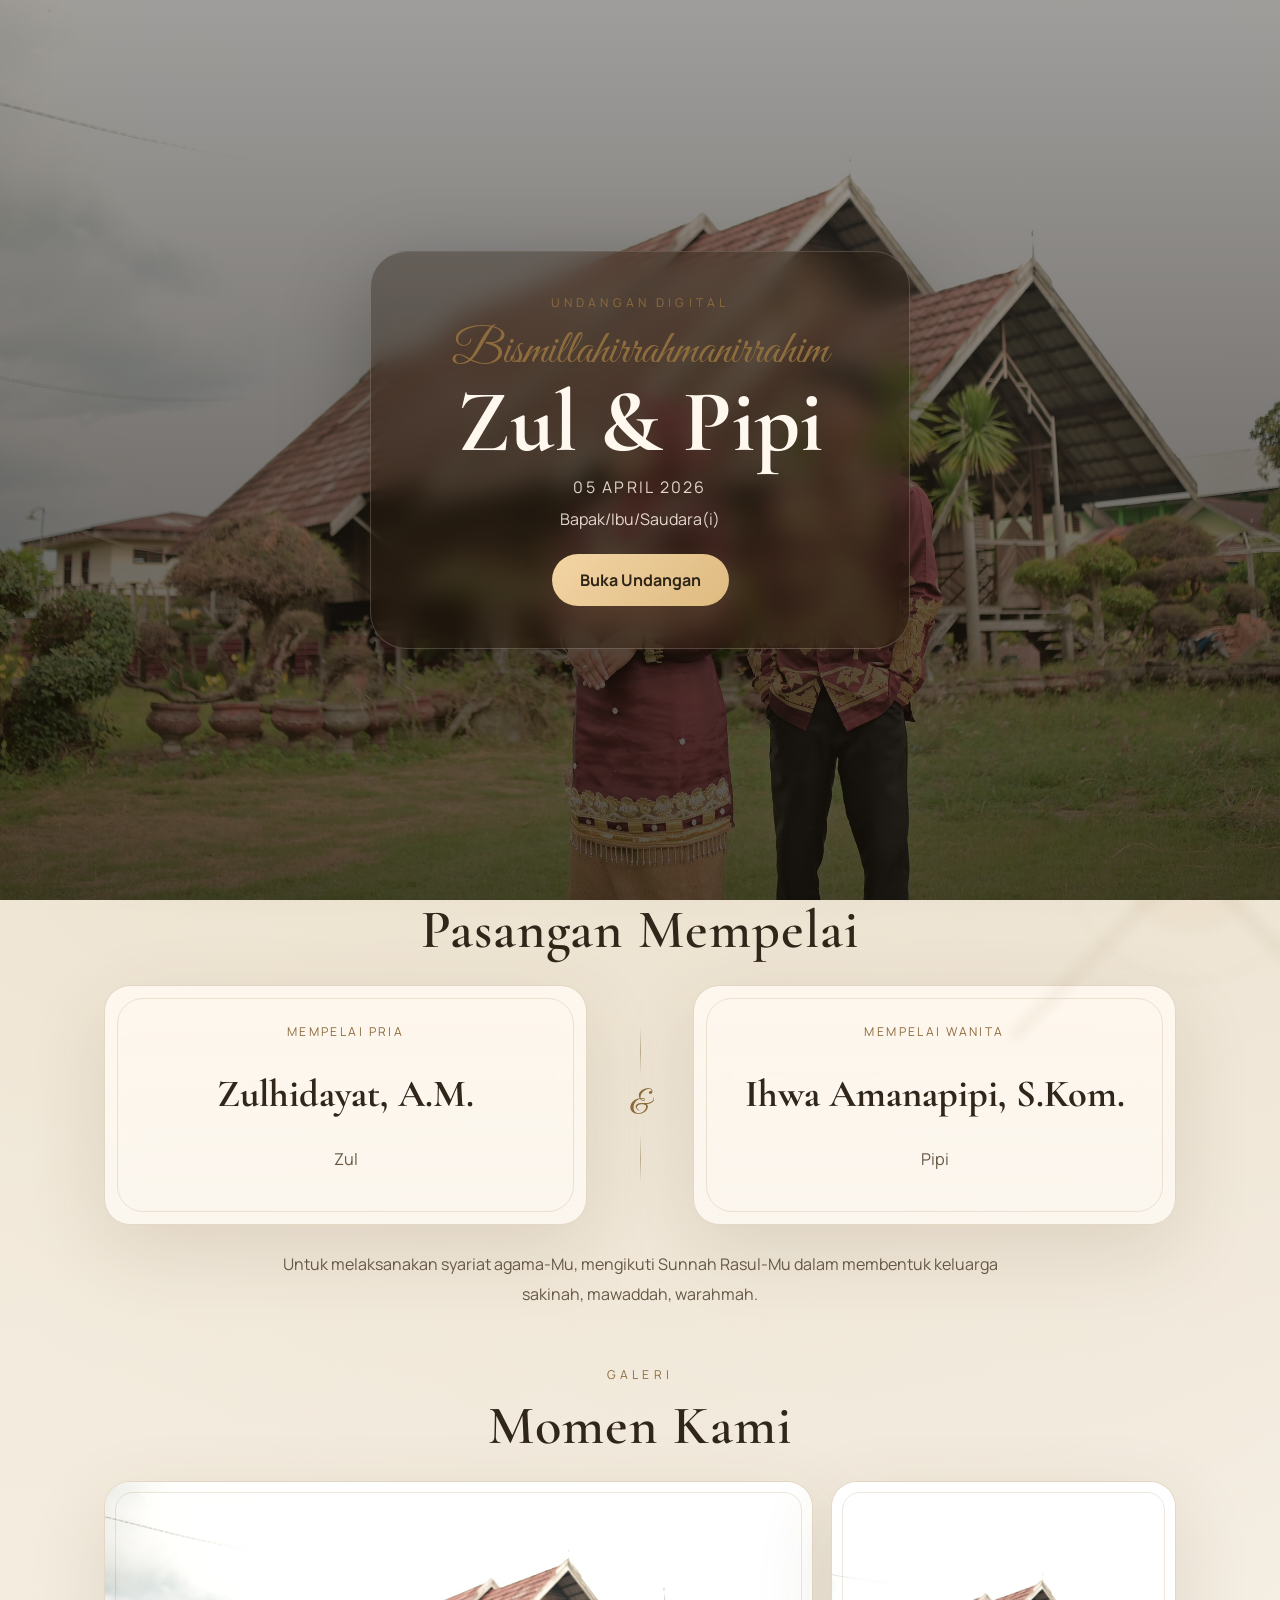
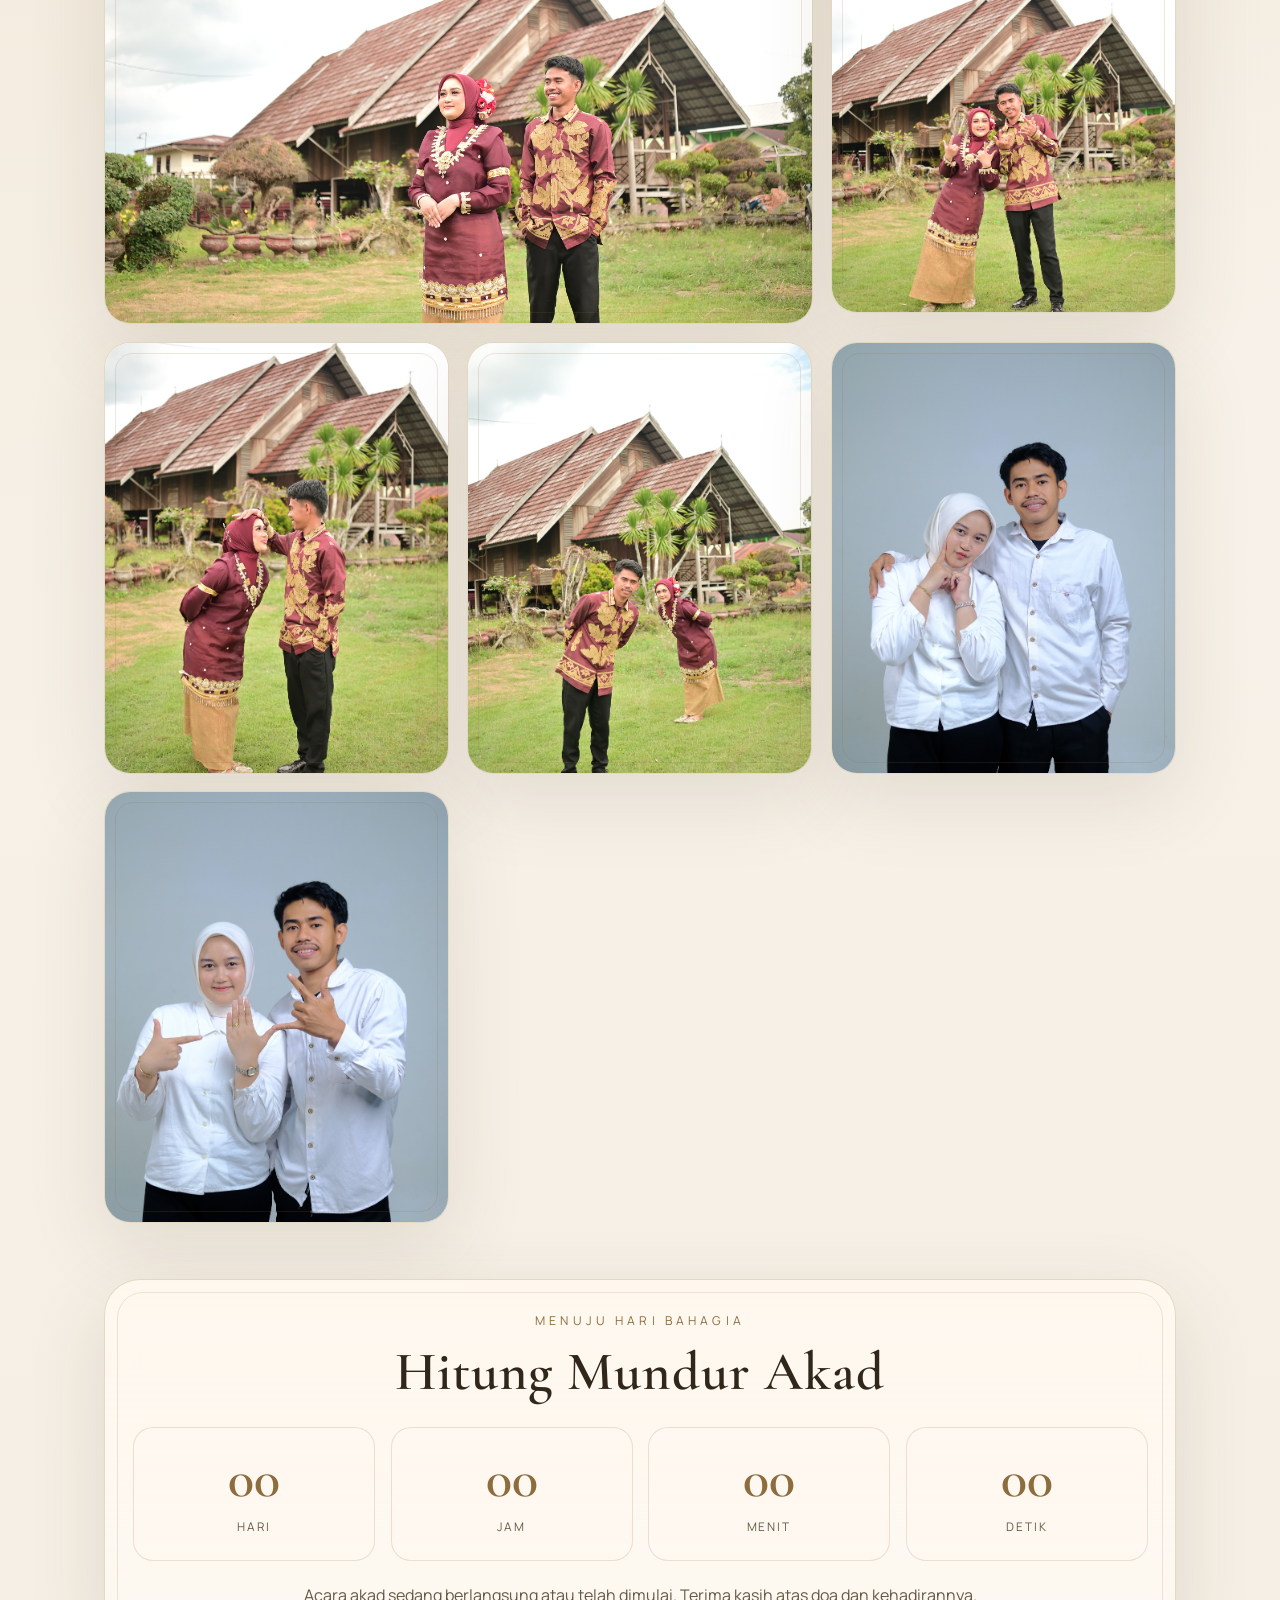
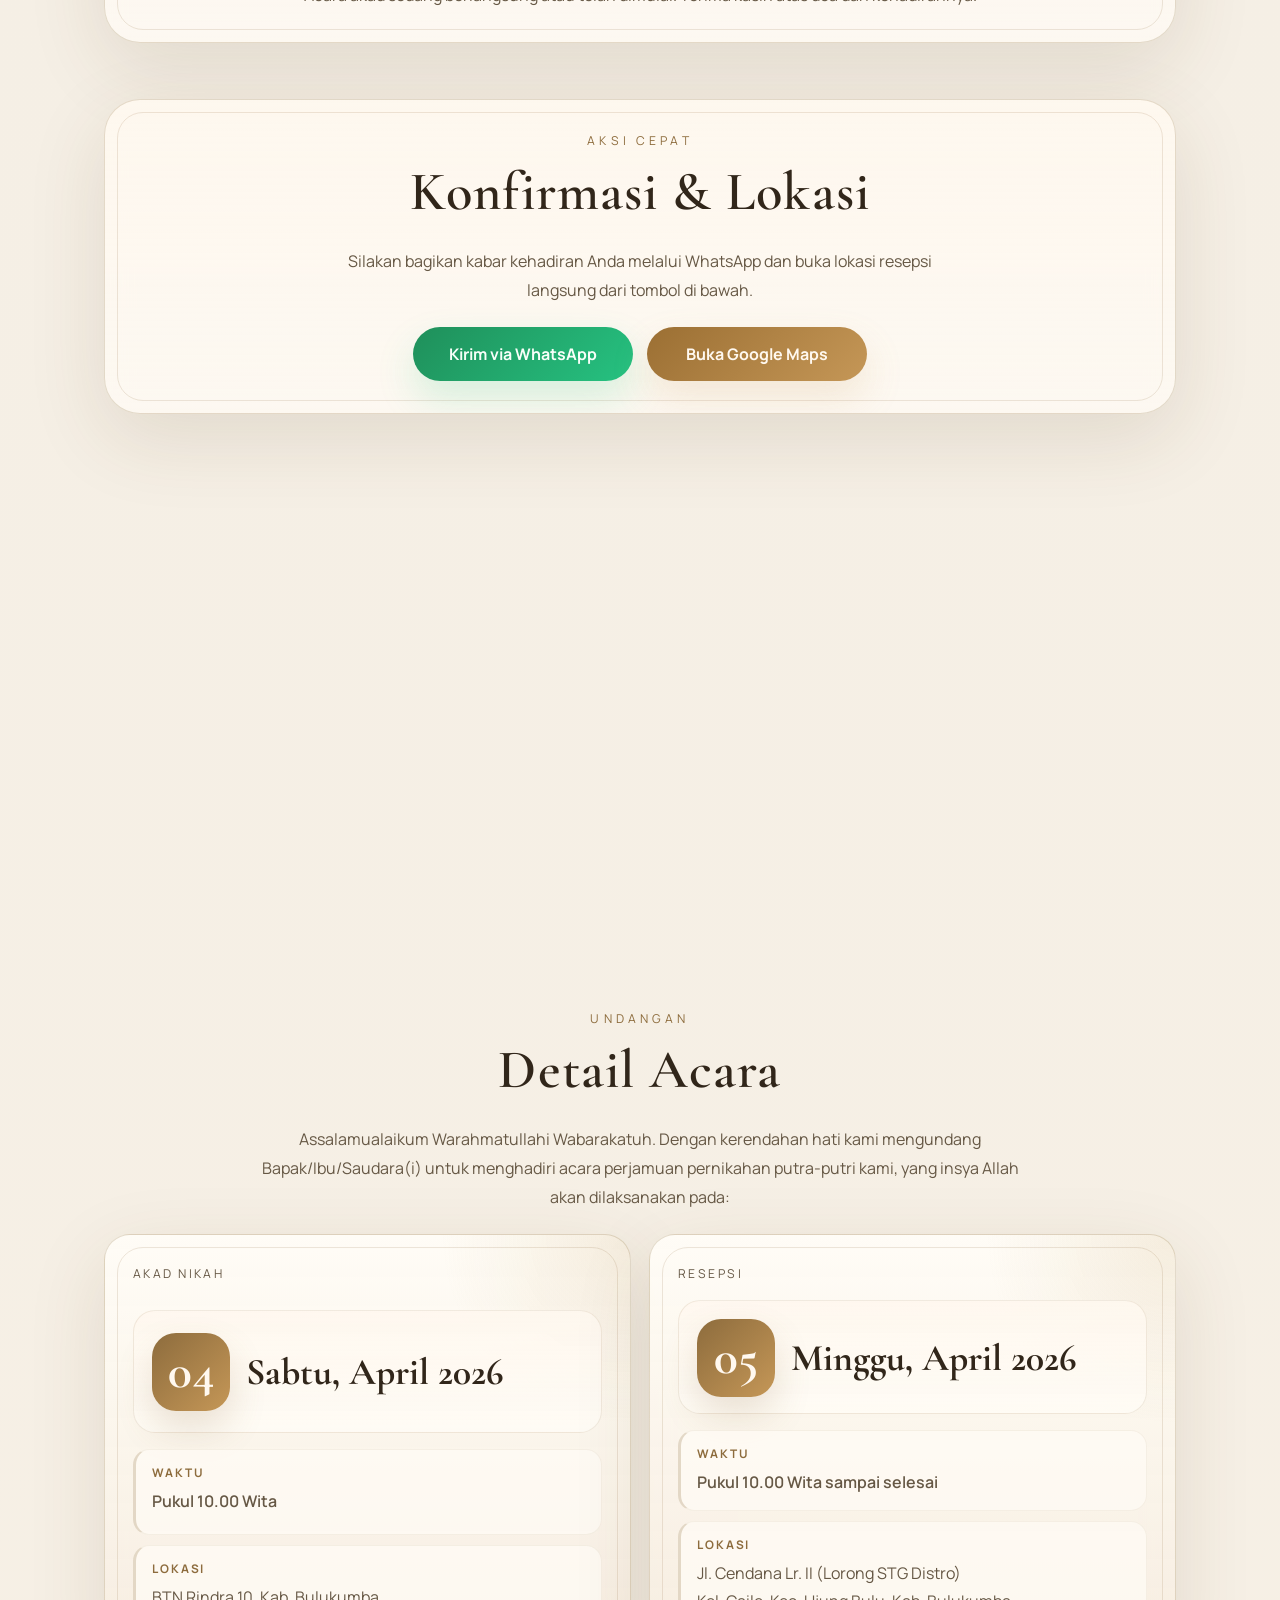
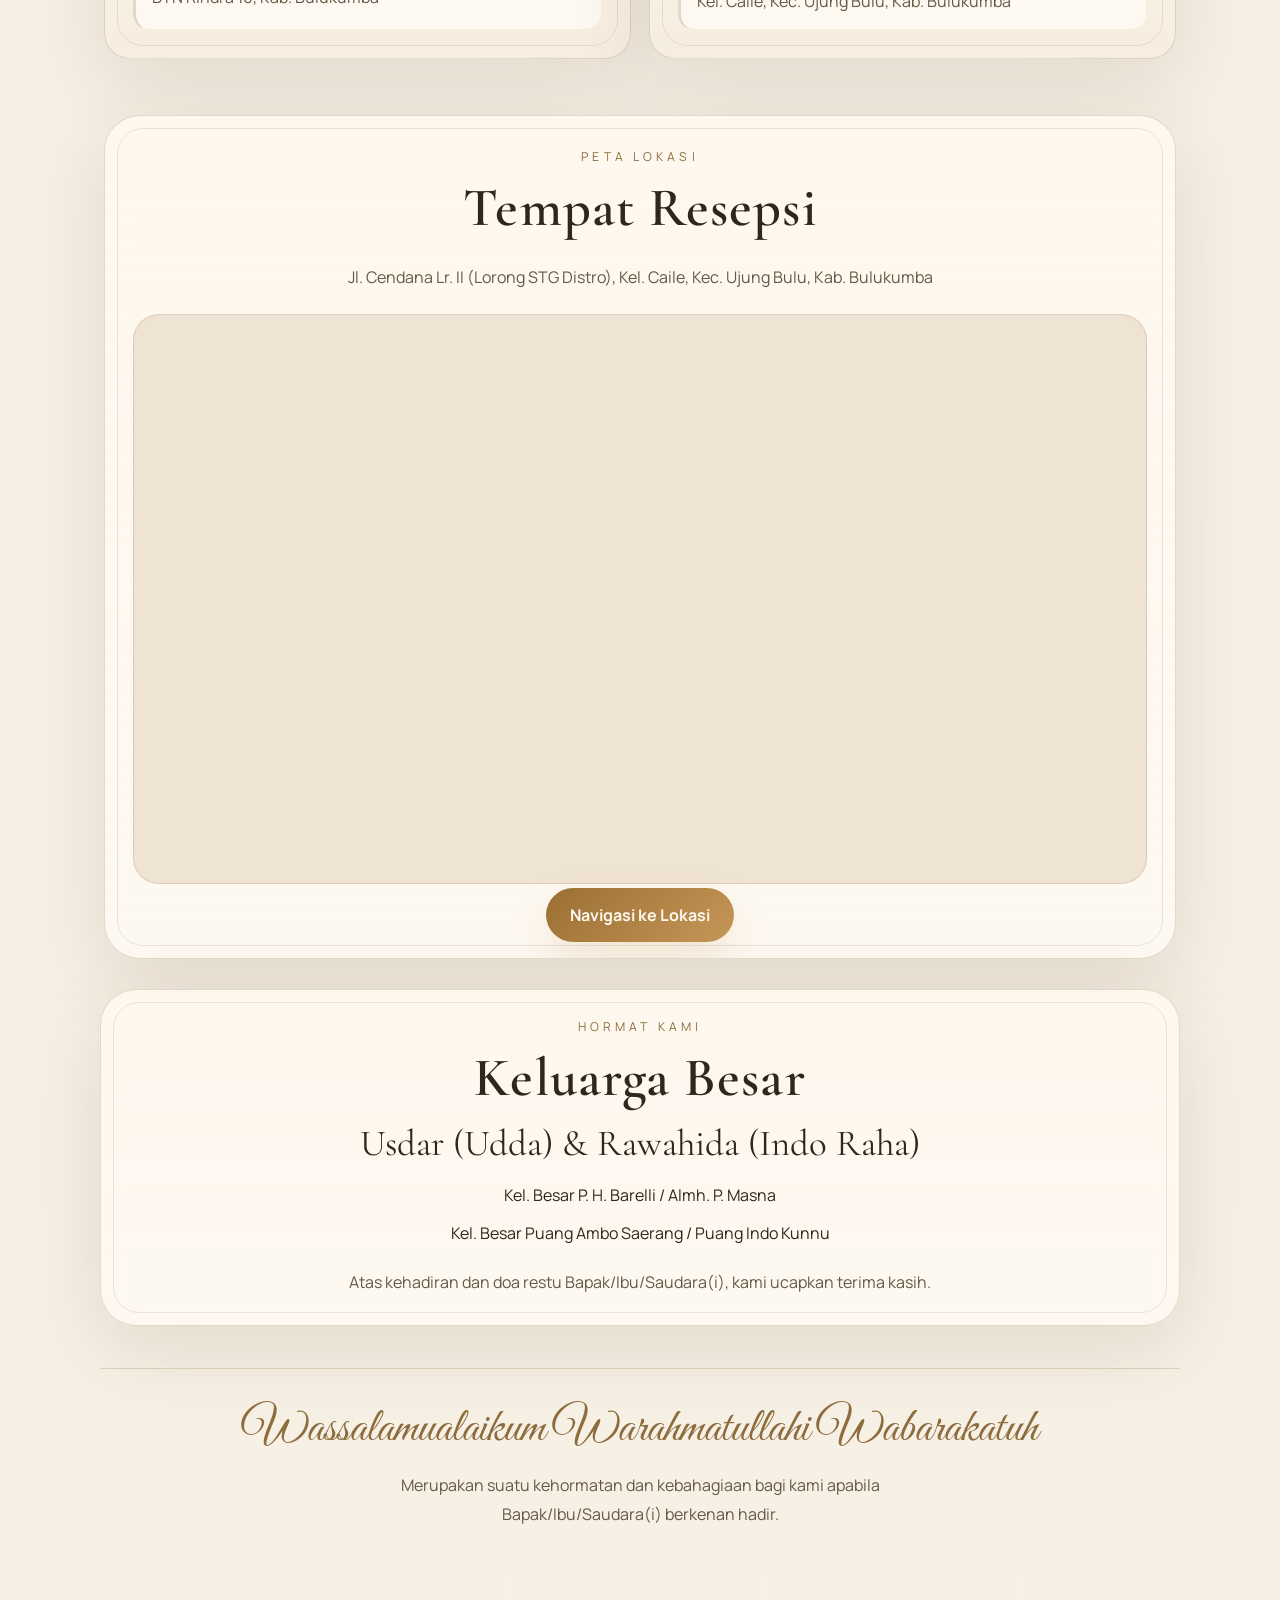
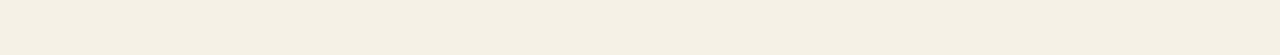
<file: index.html>
<!DOCTYPE html>
<html lang="id">
<head>
  <meta charset="UTF-8">
  <meta name="viewport" content="width=device-width, initial-scale=1.0">
  <title>Undangan Pernikahan Zul &amp; Pipi</title>
  <meta
    name="description"
    content="Undangan digital pernikahan Zulhidayat, A.M. dan Ihwa Amanapipi, S.Kom."
  >
  <link rel="preconnect" href="https://fonts.googleapis.com">
  <link rel="preconnect" href="https://fonts.gstatic.com" crossorigin>
  <link rel="preconnect" href="https://www.youtube.com">
  <link rel="preconnect" href="https://i.ytimg.com">
  <link
    href="https://fonts.googleapis.com/css2?family=Cormorant+Garamond:wght@400;500;600;700&family=Great+Vibes&family=Manrope:wght@400;500;600&display=swap"
    rel="stylesheet"
  >
  <link rel="stylesheet" href="styles.css">
</head>
<body class="is-locked">
  <div class="scroll-progress" aria-hidden="true">
    <span id="scroll-progress-bar"></span>
  </div>

  <div class="opening-screen" id="opening-screen" aria-hidden="false">
    <div class="opening-screen__media">
      <img
        src="WhatsApp Image 2026-03-14 at 15.10.54.jpeg"
        alt="Foto pasangan untuk cover undangan"
      >
    </div>
    <div class="opening-screen__overlay" aria-hidden="true"></div>
    <div class="opening-screen__content" data-parallax>
      <p class="eyebrow">Undangan Digital</p>
      <p class="opening-screen__script script">Bismillahirrahmanirrahim</p>
      <h1>Zul &amp; Pipi</h1>
      <p class="opening-screen__date">05 April 2026</p>
      <p class="opening-screen__guest" id="recipient-name">Bapak/Ibu/Saudara(i)</p>
      <button class="opening-screen__button" id="open-invitation" type="button">
        Buka Undangan
      </button>
    </div>
  </div>

  <main class="page-shell">
    <section class="hero panel reveal">
      <div class="hero__media">
        <img
          src="WhatsApp Image 2026-03-14 at 15.10.54.jpeg"
          alt="Foto pasangan berlatar rumah adat"
        >
      </div>
      <div class="hero__ornament" aria-hidden="true"></div>
      <div class="hero__content" data-parallax>
        <p class="eyebrow">The Wedding Invitation</p>
        <h1>Zul &amp; Pipi</h1>
        <p class="hero__subtitle"> - 05 April 2026 | Bulukumba</p>
        <p class="hero__intro script">Bismillahirrahmanirrahim</p>
        <p class="hero__copy">
          Maha Suci Allah yang telah menciptakan makhluk-Nya berpasang-pasangan.
          Dengan memohon rahmat, ridha, dan keberkahan-Nya, kami bermaksud
          mengundang Bapak/Ibu/Saudara(i) untuk hadir pada acara pernikahan kami
          serta memberikan doa restu bagi kedua mempelai.
        </p>
        <div class="hero__monogram" aria-hidden="true">
          <span>Z</span>
          <span>&amp;</span>
          <span>P</span>
        </div>
      </div>
    </section>

    <section class="couple reveal">
      <div class="section-heading">
        <p class="eyebrow">Akan Menikah</p>
        <h2>Pasangan Mempelai</h2>
      </div>
      <div class="couple__grid">
        <article class="panel person-card" data-tilt>
          <p class="person-card__label">Mempelai Pria</p>
          <h3>Zulhidayat, A.M.</h3>
          <p class="person-card__nickname">Zul</p>
        </article>
        <div class="couple__connector" aria-hidden="true">
          <span></span>
          <p>&amp;</p>
          <span></span>
        </div>
        <article class="panel person-card" data-tilt>
          <p class="person-card__label">Mempelai Wanita</p>
          <h3>Ihwa Amanapipi, S.Kom.</h3>
          <p class="person-card__nickname">Pipi</p>
        </article>
      </div>
      <p class="couple__blessing">
        Untuk melaksanakan syariat agama-Mu, mengikuti Sunnah Rasul-Mu dalam
        membentuk keluarga sakinah, mawaddah, warahmah.
      </p>
    </section>

    <section class="gallery reveal">
      <div class="section-heading">
        <p class="eyebrow">Galeri</p>
        <h2>Momen Kami</h2>
      </div>
      <div class="gallery__grid">
        <figure class="panel gallery__item gallery__item--landscape" data-tilt>
          <img
            src="WhatsApp Image 2026-03-14 at 15.10.54.jpeg"
            alt="Pasangan berdiri bersama di depan rumah adat"
            loading="lazy"
          >
        </figure>
        <figure class="panel gallery__item gallery__item--portrait" data-tilt>
          <img
            src="WhatsApp Image 2026-03-14 at 15.10.55.jpeg"
            alt="Pasangan berpose santai dan ceria"
            loading="lazy"
          >
        </figure>
        <figure class="panel gallery__item gallery__item--portrait" data-tilt>
          <img
            src="WhatsApp Image 2026-03-14 at 15.10.56.jpeg"
            alt="Pasangan berpose playful di halaman"
            loading="lazy"
          >
        </figure>
        <figure class="panel gallery__item gallery__item--portrait" data-tilt>
          <img
            src="WhatsApp Image 2026-03-14 at 15.10.56 (1).jpeg"
            alt="Momen manis pasangan saling menatap"
            loading="lazy"
          >
        </figure>
        <figure class="panel gallery__item gallery__item--portrait" data-tilt>
          <img
            src="WhatsApp Image 2026-03-14 at 15.12.02.jpeg"
            alt="Foto studio pasangan dengan busana putih"
            loading="lazy"
          >
        </figure>
        <figure class="panel gallery__item gallery__item--portrait" data-tilt>
          <img
            src="WhatsApp Image 2026-03-14 at 15.12.03.jpeg"
            alt="Foto studio pasangan menunjukkan cincin"
            loading="lazy"
          >
        </figure>
      </div>
    </section>

    <section class="countdown reveal">
      <div class="panel countdown__card">
        <div class="section-heading">
          <p class="eyebrow">Menuju Hari Bahagia</p>
          <h2>Hitung Mundur Akad</h2>
        </div>
        <div class="countdown__grid" id="countdown" data-date="2026-04-04T10:00:00+08:00">
          <div class="countdown__item" data-tilt>
            <span class="countdown__value" data-unit="days">00</span>
            <span class="countdown__label">Hari</span>
          </div>
          <div class="countdown__item" data-tilt>
            <span class="countdown__value" data-unit="hours">00</span>
            <span class="countdown__label">Jam</span>
          </div>
          <div class="countdown__item" data-tilt>
            <span class="countdown__value" data-unit="minutes">00</span>
            <span class="countdown__label">Menit</span>
          </div>
          <div class="countdown__item" data-tilt>
            <span class="countdown__value" data-unit="seconds">00</span>
            <span class="countdown__label">Detik</span>
          </div>
        </div>
        <p class="countdown__note" id="countdown-note">
          Insya Allah akad nikah akan dimulai pada Sabtu, 04 April 2026 pukul
          10.00 Wita.
        </p>
      </div>
    </section>

    <section class="actions reveal">
      <div class="panel actions__card">
        <div class="section-heading">
          <p class="eyebrow">Aksi Cepat</p>
          <h2>Konfirmasi &amp; Lokasi</h2>
        </div>
        <p class="actions__lead">
          Silakan bagikan kabar kehadiran Anda melalui WhatsApp dan buka lokasi
          resepsi langsung dari tombol di bawah.
        </p>
        <div class="actions__buttons">
          <a
            class="action-button action-button--whatsapp"
            href="https://api.whatsapp.com/send?text=Assalamualaikum%2C%20insya%20Allah%20saya%20akan%20hadir%20di%20undangan%20pernikahan%20Zul%20dan%20Pipi.%20Semoga%20acaranya%20lancar%20dan%20berkah."
            target="_blank"
            rel="noreferrer"
            data-ripple
          >
            Kirim via WhatsApp
          </a>
          <a
            class="action-button action-button--maps"
            href="https://maps.app.goo.gl/mUU1Z86BeSfLJDb77"
            target="_blank"
            rel="noreferrer"
            data-ripple
          >
            Buka Google Maps
          </a>
        </div>
      </div>
    </section>

    <section class="gift reveal">
      <div class="panel gift__card">
        <div class="section-heading">
          <p class="eyebrow">Amplop Digital</p>
          <h2>Tanda Kasih</h2>
        </div>
        <p class="gift__lead">
          Doa restu Anda adalah hadiah terindah. Namun bila ingin mengirim tanda
          kasih, silakan gunakan salah satu rekening berikut.
        </p>
        <div class="gift__grid">
          <article class="gift-account" data-tilt>
            <p class="gift-account__bank">Bank BRI</p>
            <h3>Zul Hidayat</h3>
            <p class="gift-account__number">0253 0105 1233 508</p>
            <button
              class="copy-button"
              type="button"
              data-copy="025301051233508"
              data-ripple
            >
              Salin Nomor Rekening
            </button>
          </article>
        </div>
      </div>
    </section>

    <section class="events reveal">
      <div class="section-heading">
        <p class="eyebrow">Undangan</p>
        <h2>Detail Acara</h2>
      </div>
      <p class="events__lead">
        Assalamualaikum Warahmatullahi Wabarakatuh. Dengan kerendahan hati kami
        mengundang Bapak/Ibu/Saudara(i) untuk menghadiri acara perjamuan
        pernikahan putra-putri kami, yang insya Allah akan dilaksanakan pada:
      </p>
      <div class="events__grid">
        <article class="panel event-card" data-tilt>
          <div class="event-card__head">
            <p class="event-card__type">Akad Nikah</p>
          </div>
          <div class="event-card__date-block">
            <span class="event-card__day">04</span>
            <div>
              <h3>Sabtu, April 2026</h3>
            </div>
          </div>
          <div class="event-card__info-list">
            <div class="event-card__info">
              <span class="event-card__info-label">Waktu</span>
              <p class="event-card__time">Pukul 10.00 Wita</p>
            </div>
            <div class="event-card__info">
              <span class="event-card__info-label">Lokasi</span>
              <p>BTN Rindra 10, Kab. Bulukumba</p>
            </div>
          </div>
        </article>
        <article class="panel event-card" data-tilt>
          <div class="event-card__head">
            <p class="event-card__type">Resepsi</p>
          </div>
          <div class="event-card__date-block">
            <span class="event-card__day">05</span>
            <div>
              <h3>Minggu, April 2026</h3>
            </div>
          </div>
          <div class="event-card__info-list">
            <div class="event-card__info">
              <span class="event-card__info-label">Waktu</span>
              <p class="event-card__time">Pukul 10.00 Wita sampai selesai</p>
            </div>
            <div class="event-card__info">
              <span class="event-card__info-label">Lokasi</span>
              <p>Jl. Cendana Lr. II (Lorong STG Distro)</p>
              <p>Kel. Caile, Kec. Ujung Bulu, Kab. Bulukumba</p>
            </div>
          </div>
        </article>
      </div>
    </section>

    <section class="location reveal">
      <div class="panel location__card">
        <div class="section-heading">
          <p class="eyebrow">Peta Lokasi</p>
          <h2>Tempat Resepsi</h2>
        </div>
        <p class="location__lead">
          Jl. Cendana Lr. II (Lorong STG Distro), Kel. Caile, Kec. Ujung Bulu,
          Kab. Bulukumba
        </p>
        <div class="location__map-frame">
          <iframe
            title="Peta lokasi resepsi"
            src="https://maps.google.com/maps?q=Jl.%20Cendana%20Lr.%20II%20Lorong%20STG%20Distro%2C%20Kel.%20Caile%2C%20Kec.%20Ujung%20Bulu%2C%20Kab.%20Bulukumba&t=&z=15&ie=UTF8&iwloc=&output=embed"
            loading="lazy"
            referrerpolicy="no-referrer-when-downgrade"
          ></iframe>
        </div>
        <div class="location__actions">
          <a
            class="action-button action-button--maps"
            href="https://maps.app.goo.gl/mUU1Z86BeSfLJDb77"
            target="_blank"
            rel="noreferrer"
            data-ripple
          >
            Navigasi ke Lokasi
          </a>
        </div>
      </div>
    </section>

    <section class="family reveal">
      <div class="panel family__card">
        <p class="eyebrow">Hormat Kami</p>
        <h2>Keluarga Besar</h2>
        <p class="family__hosts">Usdar (Udda) &amp; Rawahida (Indo Raha)</p>
        <p>Kel. Besar P. H. Barelli / Almh. P. Masna</p>
        <p>Kel. Besar Puang Ambo Saerang / Puang Indo Kunnu</p>
        <p class="family__thanks">
          Atas kehadiran dan doa restu Bapak/Ibu/Saudara(i), kami ucapkan
          terima kasih.
        </p>
      </div>
    </section>

    <section class="closing reveal">
      <div class="closing__frame">
        <p class="script">Wassalamualaikum Warahmatullahi Wabarakatuh</p>
        <p class="closing__note">Merupakan suatu kehormatan dan kebahagiaan bagi kami apabila Bapak/Ibu/Saudara(i) berkenan hadir.</p>
      </div>
    </section>
  </main>

  <div class="audio-frame" aria-hidden="true">
    <div id="background-audio"></div>
  </div>

  <script src="script.js"></script>
</body>
</html>
</file>
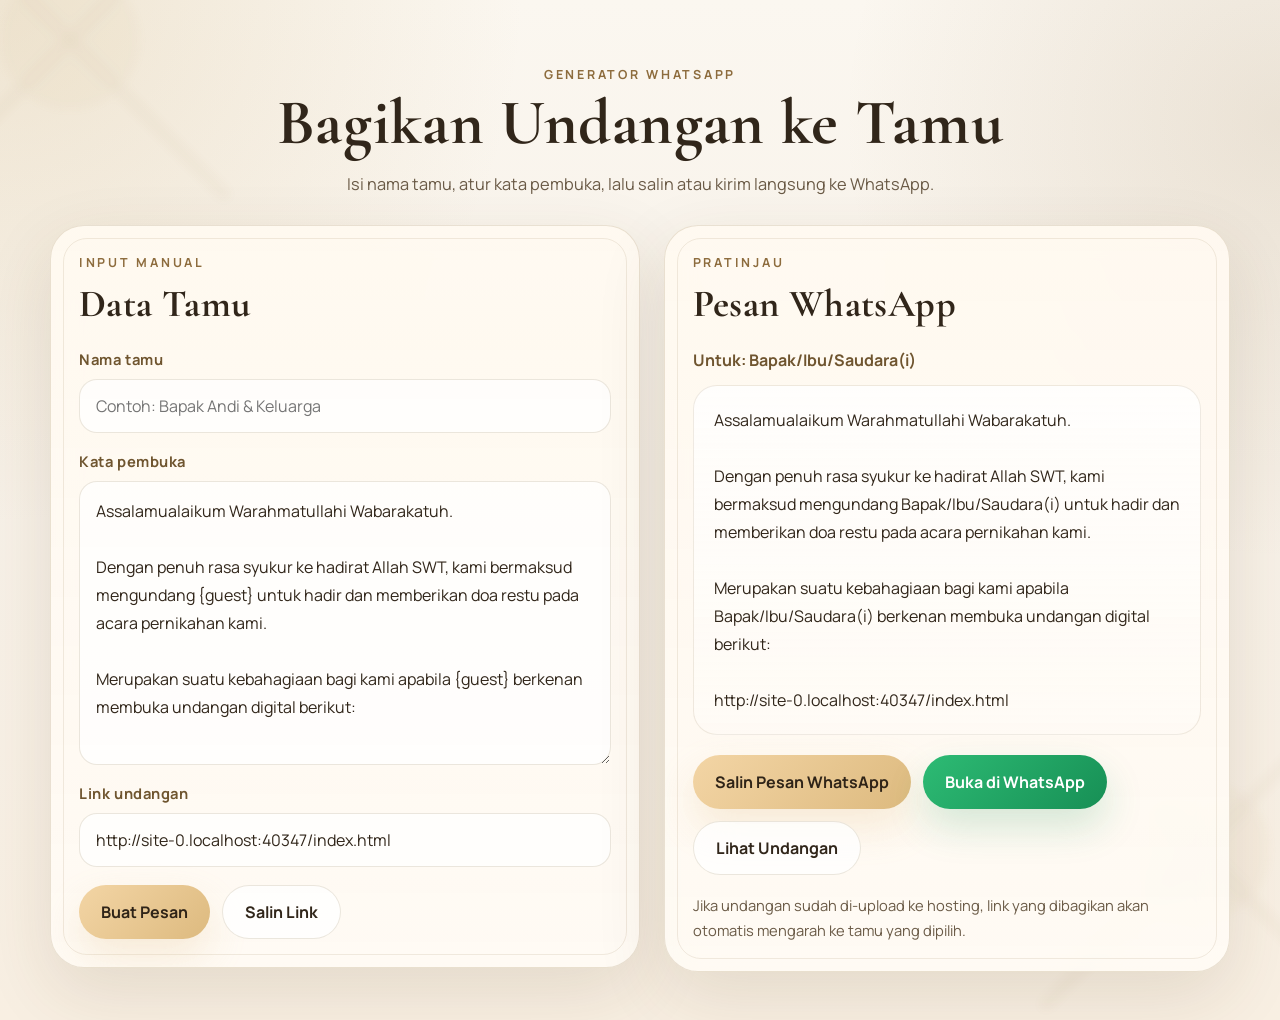
<file: share.html>
<!DOCTYPE html>
<html lang="id">
<head>
  <meta charset="UTF-8">
  <meta name="viewport" content="width=device-width, initial-scale=1.0">
  <title>Bagikan Undangan | Zul &amp; Pipi</title>
  <meta
    name="description"
    content="Halaman generator pesan WhatsApp untuk membagikan undangan digital Zul dan Pipi."
  >
  <link rel="preconnect" href="https://fonts.googleapis.com">
  <link rel="preconnect" href="https://fonts.gstatic.com" crossorigin>
  <link
    href="https://fonts.googleapis.com/css2?family=Cormorant+Garamond:wght@500;600;700&family=Manrope:wght@400;500;600;700&display=swap"
    rel="stylesheet"
  >
  <link rel="stylesheet" href="share.css">
</head>
<body>
  <main class="share-page">
    <section class="share-hero">
      <p class="share-hero__eyebrow">Generator WhatsApp</p>
      <h1>Bagikan Undangan ke Tamu</h1>
      <p class="share-hero__lead">
        Isi nama tamu, atur kata pembuka, lalu salin atau kirim langsung ke WhatsApp.
      </p>
    </section>

    <section class="share-layout">
      <article class="share-card share-form-card">
        <div class="section-heading">
          <p class="section-heading__eyebrow">Input Manual</p>
          <h2>Data Tamu</h2>
        </div>

        <form id="share-form" class="share-form">
          <label class="field">
            <span class="field__label">Nama tamu</span>
            <input
              id="guest-name"
              name="guest-name"
              type="text"
              placeholder="Contoh: Bapak Andi & Keluarga"
              autocomplete="off"
            >
          </label>

          <label class="field">
            <span class="field__label">Kata pembuka</span>
            <textarea
              id="message-intro"
              name="message-intro"
              rows="9"
            >Assalamualaikum Warahmatullahi Wabarakatuh.

Dengan penuh rasa syukur ke hadirat Allah SWT, kami bermaksud mengundang {guest} untuk hadir dan memberikan doa restu pada acara pernikahan kami.

Merupakan suatu kebahagiaan bagi kami apabila {guest} berkenan membuka undangan digital berikut:</textarea>
          </label>

          <label class="field">
            <span class="field__label">Link undangan</span>
            <input id="invite-link" name="invite-link" type="url" readonly>
          </label>

          <div class="share-actions">
            <button class="button button--primary" type="submit">Buat Pesan</button>
            <button class="button button--secondary" id="copy-link" type="button">Salin Link</button>
          </div>
        </form>
      </article>

      <article class="share-card share-preview-card">
        <div class="section-heading">
          <p class="section-heading__eyebrow">Pratinjau</p>
          <h2>Pesan WhatsApp</h2>
        </div>

        <div class="preview-recipient" id="preview-recipient">Untuk: Bapak/Ibu/Saudara(i)</div>
        <pre class="message-preview" id="message-preview"></pre>

        <div class="share-actions share-actions--stack">
          <button class="button button--primary" id="copy-message" type="button">Salin Pesan WhatsApp</button>
          <a class="button button--whatsapp" id="open-whatsapp" href="#" target="_blank" rel="noreferrer">
            Buka di WhatsApp
          </a>
          <a class="button button--ghost" href="index.html" target="_blank" rel="noreferrer">
            Lihat Undangan
          </a>
        </div>

        <p class="share-note">
          Jika undangan sudah di-upload ke hosting, link yang dibagikan akan otomatis mengarah ke tamu yang dipilih.
        </p>
      </article>
    </section>
  </main>

  <script src="share.js"></script>
</body>
</html>
</file>
<file: styles.css>
:root {
  --bg: #f5efe5;
  --bg-strong: #ede3d4;
  --surface: rgba(255, 251, 245, 0.74);
  --surface-strong: rgba(255, 248, 239, 0.92);
  --line: rgba(133, 104, 57, 0.22);
  --line-strong: rgba(133, 104, 57, 0.45);
  --text: #31261a;
  --muted: #665845;
  --accent: #8d6c3d;
  --accent-soft: #c9ab72;
  --shadow: 0 24px 80px rgba(79, 56, 27, 0.12);
  --radius-xl: 36px;
  --radius-lg: 26px;
  --radius-md: 20px;
  --content-width: min(1080px, calc(100vw - clamp(16px, 3vw, 32px)));
}

* {
  box-sizing: border-box;
}

html {
  scroll-behavior: smooth;
}

body {
  margin: 0;
  min-height: 100vh;
  overflow-x: hidden;
  color: var(--text);
  font-family: "Manrope", "Segoe UI", sans-serif;
  background:
    radial-gradient(circle at top left, rgba(201, 171, 114, 0.28), transparent 36%),
    radial-gradient(circle at top right, rgba(165, 128, 74, 0.16), transparent 28%),
    linear-gradient(180deg, #fbf7f0 0%, var(--bg) 48%, #f7f0e5 100%);
}

body.is-locked {
  overflow: hidden;
}

body.is-locked .scroll-progress {
  opacity: 0;
}

[data-tilt],
[data-parallax] {
  transform-style: preserve-3d;
  will-change: transform;
}

body::before,
body::after {
  content: "";
  position: fixed;
  inset: auto;
  width: 360px;
  height: 360px;
  pointer-events: none;
  opacity: 0.36;
  filter: blur(4px);
  background:
    radial-gradient(circle at center, rgba(201, 171, 114, 0.18) 0 28%, transparent 29%),
    radial-gradient(circle at center, transparent 0 46%, rgba(141, 108, 61, 0.08) 47% 48%, transparent 49%),
    linear-gradient(135deg, transparent 0 48%, rgba(141, 108, 61, 0.16) 49% 51%, transparent 52% 100%),
    linear-gradient(45deg, transparent 0 48%, rgba(141, 108, 61, 0.16) 49% 51%, transparent 52% 100%);
}

body::before {
  top: -120px;
  left: -90px;
}

body::after {
  right: -90px;
  bottom: -140px;
}

.page-shell {
  width: var(--content-width);
  margin: 0 auto;
  padding: 28px 0 calc(72px + env(safe-area-inset-bottom, 0px));
}

.scroll-progress {
  position: fixed;
  top: 0;
  left: 0;
  z-index: 30;
  width: 100%;
  height: 4px;
  background: rgba(141, 108, 61, 0.08);
  backdrop-filter: blur(8px);
  transition: opacity 0.4s ease;
}

.scroll-progress span {
  display: block;
  width: 0;
  height: 100%;
  background: linear-gradient(90deg, #c59757, #8d6c3d, #2b8c62);
  box-shadow: 0 0 18px rgba(141, 108, 61, 0.3);
  transform-origin: left center;
}

.audio-frame {
  position: fixed;
  right: 0;
  bottom: 0;
  width: 2px;
  height: 2px;
  overflow: hidden;
  opacity: 0.01;
  pointer-events: none;
  z-index: -1;
}

.audio-frame iframe {
  width: 2px;
  height: 2px;
  border: 0;
}

.audio-frame div,
.audio-frame iframe {
  width: 2px;
  height: 2px;
}

.opening-screen {
  position: fixed;
  inset: 0;
  z-index: 20;
  display: grid;
  place-items: center;
  padding: 24px;
  transition:
    opacity 0.7s ease,
    visibility 0.7s ease;
}

.opening-screen.is-hidden {
  opacity: 0;
  visibility: hidden;
}

.opening-screen__media,
.opening-screen__overlay {
  position: absolute;
  inset: 0;
}

.opening-screen__media img {
  width: 100%;
  height: 100%;
  object-fit: cover;
}

.opening-screen__overlay {
  background:
    linear-gradient(180deg, rgba(17, 12, 7, 0.4), rgba(17, 12, 7, 0.72)),
    radial-gradient(circle at center, rgba(214, 185, 132, 0.12), transparent 32%);
}

.opening-screen__content {
  position: relative;
  z-index: 1;
  width: min(540px, 100%);
  max-height: min(88vh, 860px);
  padding: 42px 28px;
  text-align: center;
  border: 1px solid rgba(255, 247, 235, 0.18);
  border-radius: var(--radius-xl);
  background: linear-gradient(180deg, rgba(36, 24, 12, 0.36), rgba(36, 24, 12, 0.56));
  box-shadow: 0 28px 90px rgba(13, 9, 4, 0.3);
  backdrop-filter: blur(12px);
  overflow-y: auto;
  transition:
    transform 0.35s ease,
    box-shadow 0.35s ease;
}

.opening-screen__content h1 {
  margin: 0;
  color: #fff8ef;
  font-family: "Cormorant Garamond", Georgia, serif;
  font-size: clamp(3.2rem, 10vw, 5.5rem);
  line-height: 0.94;
}

.opening-screen__script {
  margin-bottom: 12px;
}

.opening-screen__date,
.opening-screen__guest {
  color: rgba(255, 244, 230, 0.86);
}

.opening-screen__date {
  margin: 12px 0 10px;
  letter-spacing: 0.14em;
  text-transform: uppercase;
}

.opening-screen__guest {
  margin: 0 0 24px;
  overflow-wrap: anywhere;
}

.opening-screen__button,
.action-button {
  appearance: none;
  border: 0;
  border-radius: 999px;
  text-decoration: none;
  cursor: pointer;
  transition:
    transform 0.3s ease,
    box-shadow 0.3s ease,
    background 0.3s ease,
    filter 0.3s ease;
  position: relative;
  overflow: hidden;
}

.opening-screen__button {
  padding: 15px 28px;
  color: #2f2418;
  font: inherit;
  font-weight: 700;
  background: linear-gradient(135deg, #f3d5a5, #ddba7f);
  box-shadow: 0 18px 40px rgba(221, 186, 127, 0.24);
}

.opening-screen__button:hover,
.action-button:hover {
  transform: translateY(-2px);
  filter: brightness(1.03);
}

.panel {
  position: relative;
  overflow: hidden;
  border: 1px solid var(--line);
  border-radius: var(--radius-xl);
  background: linear-gradient(180deg, var(--surface-strong), var(--surface));
  box-shadow: var(--shadow);
  backdrop-filter: blur(14px);
  transition:
    transform 0.45s ease,
    box-shadow 0.45s ease,
    border-color 0.45s ease;
}

.panel::before {
  content: "";
  position: absolute;
  inset: 12px;
  border: 1px solid rgba(141, 108, 61, 0.16);
  border-radius: calc(var(--radius-xl) - 10px);
  pointer-events: none;
}

.panel::after {
  content: "";
  position: absolute;
  inset: -20% auto auto -120%;
  width: 55%;
  height: 160%;
  background: linear-gradient(90deg, transparent, rgba(255, 255, 255, 0.18), transparent);
  transform: rotate(16deg);
  opacity: 0;
  transition:
    opacity 0.45s ease,
    transform 0.8s ease;
  pointer-events: none;
}

.panel:hover {
  border-color: rgba(141, 108, 61, 0.3);
  box-shadow: 0 30px 90px rgba(79, 56, 27, 0.16);
}

.panel:hover::after {
  opacity: 1;
  transform: translateX(220%) rotate(16deg);
}

.hero,
.couple,
.gallery,
.countdown,
.actions,
.gift,
.events,
.location,
.family,
.closing {
  margin-bottom: 24px;
}

.hero {
  min-height: min(88vh, 920px);
  display: grid;
  place-items: center;
  text-align: center;
  padding: 32px;
}

.hero__media {
  position: absolute;
  inset: 0;
}

.hero__media img {
  width: 100%;
  height: 100%;
  object-fit: cover;
  transform: scale(1.03);
}

.hero__ornament {
  position: absolute;
  inset: 0;
  background:
    linear-gradient(180deg, rgba(21, 16, 10, 0.16), rgba(21, 16, 10, 0.44)),
    radial-gradient(circle at 50% 18%, rgba(242, 226, 197, 0.2), transparent 24%);
}

.hero__content {
  position: relative;
  z-index: 1;
  width: min(720px, 100%);
  padding: 42px 28px;
  border: 1px solid rgba(255, 247, 235, 0.18);
  border-radius: calc(var(--radius-xl) - 6px);
  background: linear-gradient(180deg, rgba(45, 32, 18, 0.32), rgba(45, 32, 18, 0.5));
  backdrop-filter: blur(10px);
  transition:
    transform 0.35s ease,
    box-shadow 0.35s ease;
}

.eyebrow {
  margin: 0 0 10px;
  font-size: 0.76rem;
  letter-spacing: 0.34em;
  text-transform: uppercase;
  color: var(--accent);
}

.hero h1,
.section-heading h2,
.family__card h2 {
  margin: 0;
  font-family: "Cormorant Garamond", Georgia, serif;
  font-weight: 600;
  letter-spacing: 0.02em;
}

.hero h1 {
  font-size: clamp(4rem, 10vw, 7rem);
  line-height: 0.94;
  color: #fff8ef;
}

.hero .eyebrow {
  color: #f0d8aa;
}

.hero__subtitle,
.hero__copy,
.events__lead,
.closing__note,
.family__card p,
.person-card p,
.event-card p,
.couple__blessing {
  position: relative;
  z-index: 1;
}

.hero__subtitle {
  margin: 12px 0 18px;
  color: rgba(255, 246, 233, 0.8);
  font-size: 1rem;
  letter-spacing: 0.12em;
  text-transform: uppercase;
}

.script {
  margin: 0;
  color: var(--accent);
  font-family: "Great Vibes", "Segoe Script", cursive;
  font-size: clamp(2rem, 4vw, 3rem);
}

.hero__copy {
  max-width: 620px;
  margin: 18px auto 28px;
  color: rgba(255, 244, 230, 0.86);
  line-height: 1.8;
  text-wrap: pretty;
}

.hero__monogram {
  display: inline-flex;
  align-items: center;
  gap: 18px;
  padding: 16px 24px;
  border: 1px solid rgba(255, 248, 238, 0.24);
  border-radius: 999px;
  background: rgba(255, 248, 239, 0.12);
  font-family: "Cormorant Garamond", Georgia, serif;
  font-size: 1.4rem;
  letter-spacing: 0.12em;
  color: #fff4e5;
}

.section-heading {
  text-align: center;
  margin-bottom: 22px;
}

.section-heading h2,
.family__card h2 {
  font-size: clamp(2rem, 5vw, 3.4rem);
}

.couple,
.gallery,
.countdown,
.actions,
.gift,
.events,
.location {
  padding: 26px 4px 6px;
}

.couple__grid,
.events__grid {
  display: grid;
  gap: 18px;
}

.couple__grid {
  grid-template-columns: 1fr auto 1fr;
  align-items: center;
}

.person-card,
.event-card,
.family__card {
  padding: 28px;
}

.person-card {
  min-height: 240px;
  display: grid;
  place-items: center;
  text-align: center;
  border-radius: var(--radius-lg);
}

.person-card__label,
.event-card__type {
  margin: 0 0 12px;
  color: var(--accent);
  letter-spacing: 0.2em;
  text-transform: uppercase;
  font-size: 0.76rem;
}

.person-card h3,
.event-card h3,
.family__hosts {
  margin: 0;
  font-family: "Cormorant Garamond", Georgia, serif;
}

.person-card h3 {
  font-size: clamp(2rem, 3vw, 2.8rem);
}

.person-card__nickname {
  margin-top: 12px;
  color: var(--muted);
  font-size: 1.02rem;
}

.couple__connector {
  display: grid;
  justify-items: center;
  gap: 10px;
  color: var(--accent);
  min-width: 70px;
}

.couple__connector span {
  width: 1px;
  height: 48px;
  background: linear-gradient(180deg, transparent, var(--line-strong), transparent);
}

.couple__connector p {
  margin: 0;
  font-family: "Great Vibes", "Segoe Script", cursive;
  font-size: 2rem;
}

.couple__blessing {
  max-width: 720px;
  margin: 24px auto 0;
  text-align: center;
  color: var(--muted);
  line-height: 1.9;
  text-wrap: pretty;
}

.gallery__grid {
  display: grid;
  grid-template-columns: repeat(3, minmax(0, 1fr));
  gap: 18px;
}

.gallery__item {
  margin: 0;
  padding: 0;
  border-radius: var(--radius-lg);
  overflow: hidden;
}

.gallery__item::before {
  inset: 10px;
  border-radius: calc(var(--radius-lg) - 8px);
}

.gallery__item img {
  display: block;
  width: 100%;
  height: 100%;
  object-fit: cover;
  transition:
    transform 0.8s ease,
    filter 0.8s ease;
}

.gallery__item:hover img {
  transform: scale(1.04);
  filter: saturate(1.05) contrast(1.02);
}

.gallery__item--landscape {
  grid-column: span 2;
  aspect-ratio: 16 / 10;
}

.gallery__item--portrait {
  aspect-ratio: 4 / 5;
}

.countdown__card,
.actions__card,
.gift__card,
.location__card {
  padding: 32px 28px;
  text-align: center;
}

.countdown__grid {
  display: grid;
  grid-template-columns: repeat(4, minmax(0, 1fr));
  gap: 16px;
}

.countdown__item {
  padding: 24px 12px;
  border: 1px solid rgba(141, 108, 61, 0.18);
  border-radius: var(--radius-md);
  background: rgba(255, 249, 241, 0.58);
  transition:
    transform 0.35s ease,
    border-color 0.35s ease,
    box-shadow 0.35s ease;
}

.countdown__item:hover {
  border-color: rgba(141, 108, 61, 0.32);
  box-shadow: 0 18px 42px rgba(141, 108, 61, 0.12);
}

.countdown__value {
  display: block;
  margin-bottom: 8px;
  font-family: "Cormorant Garamond", Georgia, serif;
  font-size: clamp(2.4rem, 6vw, 3.4rem);
  font-weight: 600;
  color: var(--accent);
  line-height: 1;
}

.countdown__label,
.countdown__note,
.actions__lead {
  color: var(--muted);
}

.countdown__label {
  letter-spacing: 0.16em;
  text-transform: uppercase;
  font-size: 0.74rem;
}

.countdown__note {
  margin: 20px 0 0;
  line-height: 1.8;
  text-wrap: pretty;
}

.actions__lead {
  max-width: 640px;
  margin: 0 auto 22px;
  line-height: 1.8;
}

.gift__lead,
.location__lead {
  max-width: 680px;
  margin: 0 auto 22px;
  color: var(--muted);
  line-height: 1.8;
}

.actions__buttons {
  display: flex;
  justify-content: center;
  gap: 14px;
  flex-wrap: wrap;
}

.action-button {
  min-width: 220px;
  padding: 16px 24px;
  font-weight: 700;
  box-shadow: 0 18px 38px rgba(79, 56, 27, 0.16);
}

.action-button--whatsapp {
  color: #f8fff9;
  background: linear-gradient(135deg, #1f8f5a, #26c281);
  box-shadow: 0 18px 38px rgba(38, 194, 129, 0.18);
}

.action-button--maps {
  color: #fff8ef;
  background: linear-gradient(135deg, #9b6f33, #c59757);
  box-shadow: 0 18px 38px rgba(197, 151, 87, 0.18);
}

.gift__grid {
  display: grid;
  grid-template-columns: repeat(2, minmax(0, 1fr));
  gap: 18px;
}

.gift__grid > :only-child {
  grid-column: 1 / -1;
  max-width: 520px;
  width: 100%;
  margin: 0 auto;
}

.gift-account {
  padding: 26px 18px;
  border: 1px solid rgba(141, 108, 61, 0.18);
  border-radius: var(--radius-lg);
  background: rgba(255, 249, 241, 0.6);
  transition:
    transform 0.35s ease,
    border-color 0.35s ease,
    box-shadow 0.35s ease;
}

.gift-account:hover {
  border-color: rgba(141, 108, 61, 0.32);
  box-shadow: 0 18px 42px rgba(141, 108, 61, 0.12);
}

.gift-account__bank {
  margin: 0 0 10px;
  color: var(--accent);
  letter-spacing: 0.18em;
  text-transform: uppercase;
  font-size: 0.76rem;
}

.gift-account h3 {
  margin: 0 0 10px;
  font-family: "Cormorant Garamond", Georgia, serif;
  font-size: clamp(1.7rem, 3vw, 2.2rem);
}

.gift-account__number {
  margin: 0 0 18px;
  color: var(--muted);
  letter-spacing: 0.14em;
  font-weight: 700;
  word-break: break-word;
}

.copy-button {
  appearance: none;
  border: 1px solid rgba(141, 108, 61, 0.2);
  border-radius: 999px;
  background: #fffaf2;
  color: var(--accent);
  cursor: pointer;
  font: inherit;
  font-weight: 700;
  padding: 13px 18px;
  transition:
    transform 0.3s ease,
    background 0.3s ease,
    color 0.3s ease,
    border-color 0.3s ease;
  position: relative;
  overflow: hidden;
}

.copy-button:hover {
  transform: translateY(-2px);
  border-color: rgba(141, 108, 61, 0.38);
}

.copy-button.is-copied {
  color: #fffaf2;
  background: #8d6c3d;
  border-color: #8d6c3d;
}

.ripple {
  position: absolute;
  width: 14px;
  height: 14px;
  border-radius: 999px;
  background: rgba(255, 255, 255, 0.45);
  transform: translate(-50%, -50%) scale(0);
  animation: ripple-wave 0.7s ease-out forwards;
  pointer-events: none;
}

@keyframes ripple-wave {
  0% {
    opacity: 0.7;
    transform: translate(-50%, -50%) scale(0);
  }

  100% {
    opacity: 0;
    transform: translate(-50%, -50%) scale(18);
  }
}

.location__map-frame {
  overflow: hidden;
  border: 1px solid rgba(141, 108, 61, 0.18);
  border-radius: var(--radius-lg);
  background: #efe3d3;
  aspect-ratio: 16 / 9;
}

.location__map-frame iframe {
  width: 100%;
  height: 100%;
  border: 0;
}

.location__actions {
  margin-top: 20px;
}

.events__lead {
  max-width: 760px;
  margin: 0 auto 22px;
  text-align: center;
  color: var(--muted);
  line-height: 1.8;
}

.events__grid {
  grid-template-columns: repeat(2, minmax(0, 1fr));
}

.event-card {
  display: grid;
  gap: 16px;
  border-radius: var(--radius-lg);
  background:
    radial-gradient(circle at top right, rgba(201, 171, 114, 0.18), transparent 28%),
    linear-gradient(180deg, rgba(255, 252, 246, 0.98), rgba(246, 237, 224, 0.92));
}

.event-card__head {
  display: block;
}

.event-card__type {
  margin: 0;
}

.event-card__date-block {
  display: grid;
  grid-template-columns: auto 1fr;
  gap: 16px;
  align-items: center;
  padding: 18px 18px 16px;
  border: 1px solid rgba(141, 108, 61, 0.12);
  border-radius: calc(var(--radius-lg) - 4px);
  background: linear-gradient(180deg, rgba(255, 248, 239, 0.92), rgba(255, 252, 246, 0.82));
}

.event-card__day {
  display: inline-flex;
  align-items: center;
  justify-content: center;
  min-width: 78px;
  min-height: 78px;
  padding: 8px;
  border-radius: 24px;
  background: linear-gradient(135deg, #8d6c3d, #c59757);
  color: #fff8ef;
  font-family: "Cormorant Garamond", Georgia, serif;
  font-size: clamp(2.3rem, 5vw, 3.1rem);
  font-weight: 700;
  line-height: 1;
  box-shadow: 0 18px 36px rgba(141, 108, 61, 0.18);
}

.event-card h3 {
  font-size: clamp(1.85rem, 3vw, 2.35rem);
  margin: 0;
  line-height: 1.02;
}

.event-card__info-list {
  display: grid;
  gap: 10px;
}

.event-card__info {
  padding: 14px 16px;
  border: 1px solid rgba(141, 108, 61, 0.08);
  border-left: 3px solid rgba(141, 108, 61, 0.24);
  border-radius: 16px;
  background: rgba(255, 251, 245, 0.76);
}

.event-card__info-label {
  display: block;
  margin-bottom: 6px;
  color: var(--accent);
  font-size: 0.74rem;
  font-weight: 700;
  letter-spacing: 0.16em;
  text-transform: uppercase;
}

.event-card__time {
  margin: 0;
  color: var(--accent);
  font-weight: 600;
}

.event-card p {
  margin: 0;
  color: var(--muted);
  line-height: 1.75;
}

.family__card {
  text-align: center;
}

.family__hosts {
  margin: 10px 0 18px;
  font-size: clamp(1.7rem, 4vw, 2.3rem);
}

.family__thanks {
  max-width: 640px;
  margin: 24px auto 0;
  line-height: 1.8;
  color: var(--muted);
}

.closing {
  padding: 18px 0 0;
}

.closing__frame {
  padding: 30px 20px;
  text-align: center;
  border-top: 1px solid var(--line);
}

.closing__note {
  max-width: 640px;
  margin: 12px auto 0;
  color: var(--muted);
  line-height: 1.8;
}

.reveal {
  opacity: 0;
  transform: translateY(28px);
  transition:
    opacity 0.8s ease,
    transform 0.8s ease;
}

.reveal.is-visible {
  opacity: 1;
  transform: translateY(0);
}

@media (max-width: 1080px) {
  .gallery__grid {
    grid-template-columns: repeat(2, minmax(0, 1fr));
  }

  .gallery__item--landscape {
    grid-column: span 2;
  }

  .countdown__grid {
    grid-template-columns: repeat(2, minmax(0, 1fr));
  }
}

@media (max-width: 920px) {
  .page-shell {
    padding-top: 18px;
  }

  .hero {
    min-height: min(82vh, 780px);
    padding: 22px;
  }

  .hero__content,
  .opening-screen__content {
    width: min(100%, 640px);
    padding: 36px 24px;
  }

  .couple__grid,
  .events__grid {
    grid-template-columns: 1fr;
  }

  .couple__connector {
    grid-auto-flow: column;
    gap: 16px;
    min-width: auto;
    padding: 4px 0;
  }

  .couple__connector span {
    width: 48px;
    height: 1px;
    background: linear-gradient(90deg, transparent, var(--line-strong), transparent);
  }
}

@media (max-width: 820px) {
  .page-shell {
    width: min(100vw - 20px, 100%);
    padding: 10px 0 40px;
  }

  .hero {
    min-height: auto;
    padding: 18px;
  }

  .couple,
  .gallery,
  .countdown,
  .actions,
  .gift,
  .events,
  .location {
    padding-inline: 0;
  }

  .gallery__grid,
  .gift__grid,
  .events__grid {
    grid-template-columns: 1fr;
  }

  .gallery__item--landscape {
    grid-column: span 1;
    aspect-ratio: 4 / 3;
  }

  .person-card,
  .countdown__card,
  .actions__card,
  .gift__card,
  .location__card,
  .event-card,
  .family__card {
    padding: 24px 18px;
  }

  .hero__content {
    padding: 34px 18px;
  }

  .opening-screen__content {
    padding: 34px 18px;
  }

  .action-button {
    width: 100%;
    min-width: 0;
  }

  .event-card__date-block {
    padding: 16px;
  }
}

@media (max-width: 640px) {
  body::before,
  body::after {
    width: 240px;
    height: 240px;
    opacity: 0.2;
  }

  .opening-screen {
    padding: 14px;
  }

  .opening-screen__content,
  .hero__content {
    padding: 28px 16px;
  }

  .opening-screen__content h1,
  .hero h1 {
    line-height: 0.98;
  }

  .hero__subtitle,
  .opening-screen__date,
  .eyebrow {
    letter-spacing: 0.18em;
  }

  .countdown__grid {
    grid-template-columns: repeat(2, minmax(0, 1fr));
    gap: 12px;
  }

  .countdown__item {
    padding: 18px 10px;
  }

  .gallery__item--portrait {
    aspect-ratio: 4 / 4.8;
  }

  .location__map-frame {
    aspect-ratio: 1 / 1;
  }

}

@media (max-width: 420px) {
  .page-shell {
    width: min(100vw - 12px, 100%);
    padding-bottom: 88px;
  }

  .panel::before {
    inset: 8px;
  }

  .opening-screen__content,
  .hero__content,
  .countdown__card,
  .actions__card,
  .gift__card,
  .location__card,
  .event-card,
  .family__card,
  .person-card {
    padding-left: 14px;
    padding-right: 14px;
  }

  .hero__monogram {
    gap: 12px;
    padding: 12px 18px;
    font-size: 1.1rem;
  }

  .countdown__grid {
    grid-template-columns: 1fr;
  }

  .countdown__label,
  .person-card__label,
  .event-card__type,
  .gift-account__bank {
    letter-spacing: 0.12em;
  }

  .event-card__date-block {
    grid-template-columns: 1fr;
  }

  .event-card__day {
    min-width: 64px;
    min-height: 64px;
    border-radius: 18px;
  }

  .gift-account__number {
    letter-spacing: 0.08em;
    font-size: 0.95rem;
  }

  .opening-screen__button,
  .action-button,
  .copy-button {
    width: 100%;
  }
}

@media (prefers-reduced-motion: reduce) {
  html {
    scroll-behavior: auto;
  }

  .reveal {
    opacity: 1;
    transform: none;
    transition: none;
  }
}
</file>
<file: share.css>
:root {
  --bg: #f7f1e8;
  --bg-strong: #efe2cf;
  --surface: rgba(255, 251, 245, 0.9);
  --surface-strong: rgba(255, 249, 240, 0.96);
  --line: rgba(133, 104, 57, 0.18);
  --text: #31261a;
  --muted: #6a5a46;
  --accent: #8d6c3d;
  --accent-deep: #6f552f;
  --accent-soft: #e8c992;
  --success: #2c7a5a;
  --shadow: 0 24px 70px rgba(79, 56, 27, 0.12);
  --radius-xl: 34px;
  --radius-lg: 24px;
  --radius-md: 18px;
}

* {
  box-sizing: border-box;
}

body {
  margin: 0;
  min-height: 100vh;
  overflow-x: hidden;
  color: var(--text);
  font-family: "Manrope", "Segoe UI", sans-serif;
  background:
    radial-gradient(circle at top left, rgba(201, 171, 114, 0.24), transparent 32%),
    radial-gradient(circle at right 12%, rgba(141, 108, 61, 0.14), transparent 28%),
    linear-gradient(180deg, #fbf7f0 0%, var(--bg) 46%, #f8efe2 100%);
}

body::before,
body::after {
  content: "";
  position: fixed;
  width: 320px;
  height: 320px;
  pointer-events: none;
  opacity: 0.28;
  filter: blur(5px);
  background:
    radial-gradient(circle at center, rgba(201, 171, 114, 0.18) 0 30%, transparent 31%),
    linear-gradient(135deg, transparent 0 48%, rgba(141, 108, 61, 0.12) 49% 51%, transparent 52% 100%),
    linear-gradient(45deg, transparent 0 48%, rgba(141, 108, 61, 0.12) 49% 51%, transparent 52% 100%);
}

body::before {
  top: -120px;
  left: -90px;
}

body::after {
  right: -80px;
  bottom: -110px;
}

.share-page {
  width: min(1180px, calc(100vw - 24px));
  margin: 0 auto;
  padding: 32px 0 48px;
}

.share-hero {
  padding: 34px 28px 26px;
  text-align: center;
}

.share-hero__eyebrow,
.section-heading__eyebrow {
  margin: 0 0 10px;
  color: var(--accent);
  font-size: 0.78rem;
  font-weight: 700;
  letter-spacing: 0.22em;
  text-transform: uppercase;
}

.share-hero h1,
.section-heading h2 {
  margin: 0;
  font-family: "Cormorant Garamond", Georgia, serif;
  font-weight: 700;
  letter-spacing: 0.01em;
}

.share-hero h1 {
  font-size: clamp(2.8rem, 5vw, 4.6rem);
  line-height: 0.95;
}

.share-hero__lead {
  width: min(680px, 100%);
  margin: 16px auto 0;
  color: var(--muted);
  font-size: 1.02rem;
  line-height: 1.8;
}

.share-layout {
  display: grid;
  grid-template-columns: minmax(0, 1.02fr) minmax(0, 0.98fr);
  gap: 24px;
  align-items: start;
}

.share-card {
  position: relative;
  overflow: hidden;
  padding: 28px;
  border: 1px solid var(--line);
  border-radius: var(--radius-xl);
  background: linear-gradient(180deg, var(--surface-strong), var(--surface));
  box-shadow: var(--shadow);
  backdrop-filter: blur(14px);
}

.share-card::before {
  content: "";
  position: absolute;
  inset: 12px;
  border: 1px solid rgba(141, 108, 61, 0.13);
  border-radius: calc(var(--radius-xl) - 10px);
  pointer-events: none;
}

.section-heading {
  position: relative;
  z-index: 1;
  margin-bottom: 22px;
}

.section-heading h2 {
  font-size: clamp(2rem, 3vw, 2.7rem);
}

.share-form,
.share-preview-card {
  position: relative;
  z-index: 1;
}

.share-form {
  display: grid;
  gap: 18px;
}

.field {
  display: grid;
  gap: 10px;
}

.field__label {
  color: var(--accent-deep);
  font-size: 0.92rem;
  font-weight: 700;
  letter-spacing: 0.04em;
}

.field input,
.field textarea {
  width: 100%;
  min-width: 0;
  padding: 15px 16px;
  border: 1px solid rgba(133, 104, 57, 0.16);
  border-radius: var(--radius-md);
  color: var(--text);
  font: inherit;
  background: rgba(255, 255, 255, 0.72);
  outline: none;
  transition:
    border-color 0.25s ease,
    box-shadow 0.25s ease,
    background 0.25s ease;
}

.field textarea {
  min-height: 220px;
  resize: vertical;
  line-height: 1.75;
}

.field input:focus,
.field textarea:focus {
  border-color: rgba(141, 108, 61, 0.42);
  background: rgba(255, 255, 255, 0.92);
  box-shadow: 0 0 0 4px rgba(201, 171, 114, 0.1);
}

.share-actions {
  display: flex;
  flex-wrap: wrap;
  gap: 12px;
}

.share-actions--stack {
  margin-top: 20px;
}

.button {
  display: inline-flex;
  align-items: center;
  justify-content: center;
  min-height: 54px;
  padding: 14px 22px;
  border: 0;
  border-radius: 999px;
  text-decoration: none;
  color: var(--text);
  font: inherit;
  font-weight: 700;
  cursor: pointer;
  transition:
    transform 0.25s ease,
    box-shadow 0.25s ease,
    filter 0.25s ease,
    background 0.25s ease;
}

.button:hover {
  transform: translateY(-2px);
  filter: brightness(1.02);
}

.button--primary {
  color: #2f2418;
  background: linear-gradient(135deg, #f3d5a5, #ddba7f);
  box-shadow: 0 18px 38px rgba(221, 186, 127, 0.24);
}

.button--secondary,
.button--ghost {
  border: 1px solid rgba(133, 104, 57, 0.16);
  background: rgba(255, 255, 255, 0.76);
}

.button--whatsapp {
  color: #fff;
  background: linear-gradient(135deg, #2dbb74, #178f55);
  box-shadow: 0 18px 38px rgba(23, 143, 85, 0.18);
}

.preview-recipient {
  margin-bottom: 14px;
  color: var(--accent-deep);
  font-weight: 700;
}

.message-preview {
  margin: 0;
  padding: 20px;
  min-height: 310px;
  overflow-wrap: anywhere;
  border: 1px solid rgba(133, 104, 57, 0.13);
  border-radius: 24px;
  white-space: pre-wrap;
  word-break: break-word;
  background:
    linear-gradient(180deg, rgba(255, 255, 255, 0.78), rgba(255, 251, 245, 0.96));
  color: var(--text);
  font: inherit;
  line-height: 1.75;
}

.share-note {
  margin: 18px 0 0;
  color: var(--muted);
  font-size: 0.92rem;
  line-height: 1.7;
}

.button.is-copied {
  background: linear-gradient(135deg, #d7f0df, #bce4cd);
  box-shadow: 0 14px 32px rgba(44, 122, 90, 0.14);
}

@media (max-width: 1080px) {
  .share-page {
    width: min(100vw - 20px, 100%);
    padding-top: 24px;
  }

  .share-layout {
    gap: 18px;
  }

  .share-card {
    padding: 24px 22px;
  }
}

@media (max-width: 920px) {
  .share-layout {
    grid-template-columns: 1fr;
  }

  .share-hero {
    padding-bottom: 20px;
  }

  .share-card {
    padding: 24px 20px;
  }

  .message-preview {
    min-height: 260px;
  }
}

@media (max-width: 780px) {
  body::before,
  body::after {
    width: 240px;
    height: 240px;
    opacity: 0.18;
  }

  .share-hero h1 {
    font-size: clamp(2.3rem, 9vw, 3.4rem);
  }

  .share-hero__lead {
    font-size: 0.96rem;
    line-height: 1.7;
  }

  .section-heading h2 {
    font-size: clamp(1.8rem, 6vw, 2.3rem);
  }

  .field textarea {
    min-height: 190px;
  }
}

@media (max-width: 640px) {
  .share-page {
    width: min(100vw - 14px, 100%);
    padding-top: 18px;
  }

  .share-hero {
    padding: 24px 10px 20px;
  }

  .share-card {
    padding: 20px 16px;
  }

  .share-actions {
    flex-direction: column;
  }

  .button {
    width: 100%;
  }

  .field input,
  .field textarea,
  .button {
    font-size: 0.95rem;
  }

  .message-preview {
    min-height: 280px;
    padding: 16px;
    font-size: 0.95rem;
    line-height: 1.7;
  }
}

@media (max-width: 420px) {
  .share-page {
    width: min(100vw - 10px, 100%);
    padding: 12px 0 24px;
  }

  .share-hero {
    padding: 18px 6px 16px;
  }

  .share-hero__eyebrow,
  .section-heading__eyebrow {
    font-size: 0.72rem;
    letter-spacing: 0.18em;
  }

  .share-card {
    padding: 16px 12px;
    border-radius: 24px;
  }

  .share-card::before {
    inset: 8px;
    border-radius: 18px;
  }

  .field {
    gap: 8px;
  }

  .field__label {
    font-size: 0.88rem;
  }

  .field input,
  .field textarea {
    padding: 13px 14px;
    border-radius: 15px;
  }

  .field textarea {
    min-height: 170px;
  }

  .preview-recipient {
    font-size: 0.92rem;
  }

  .message-preview {
    min-height: 240px;
    padding: 14px;
    border-radius: 18px;
  }

  .share-note {
    font-size: 0.86rem;
    line-height: 1.65;
  }
}
</file>
